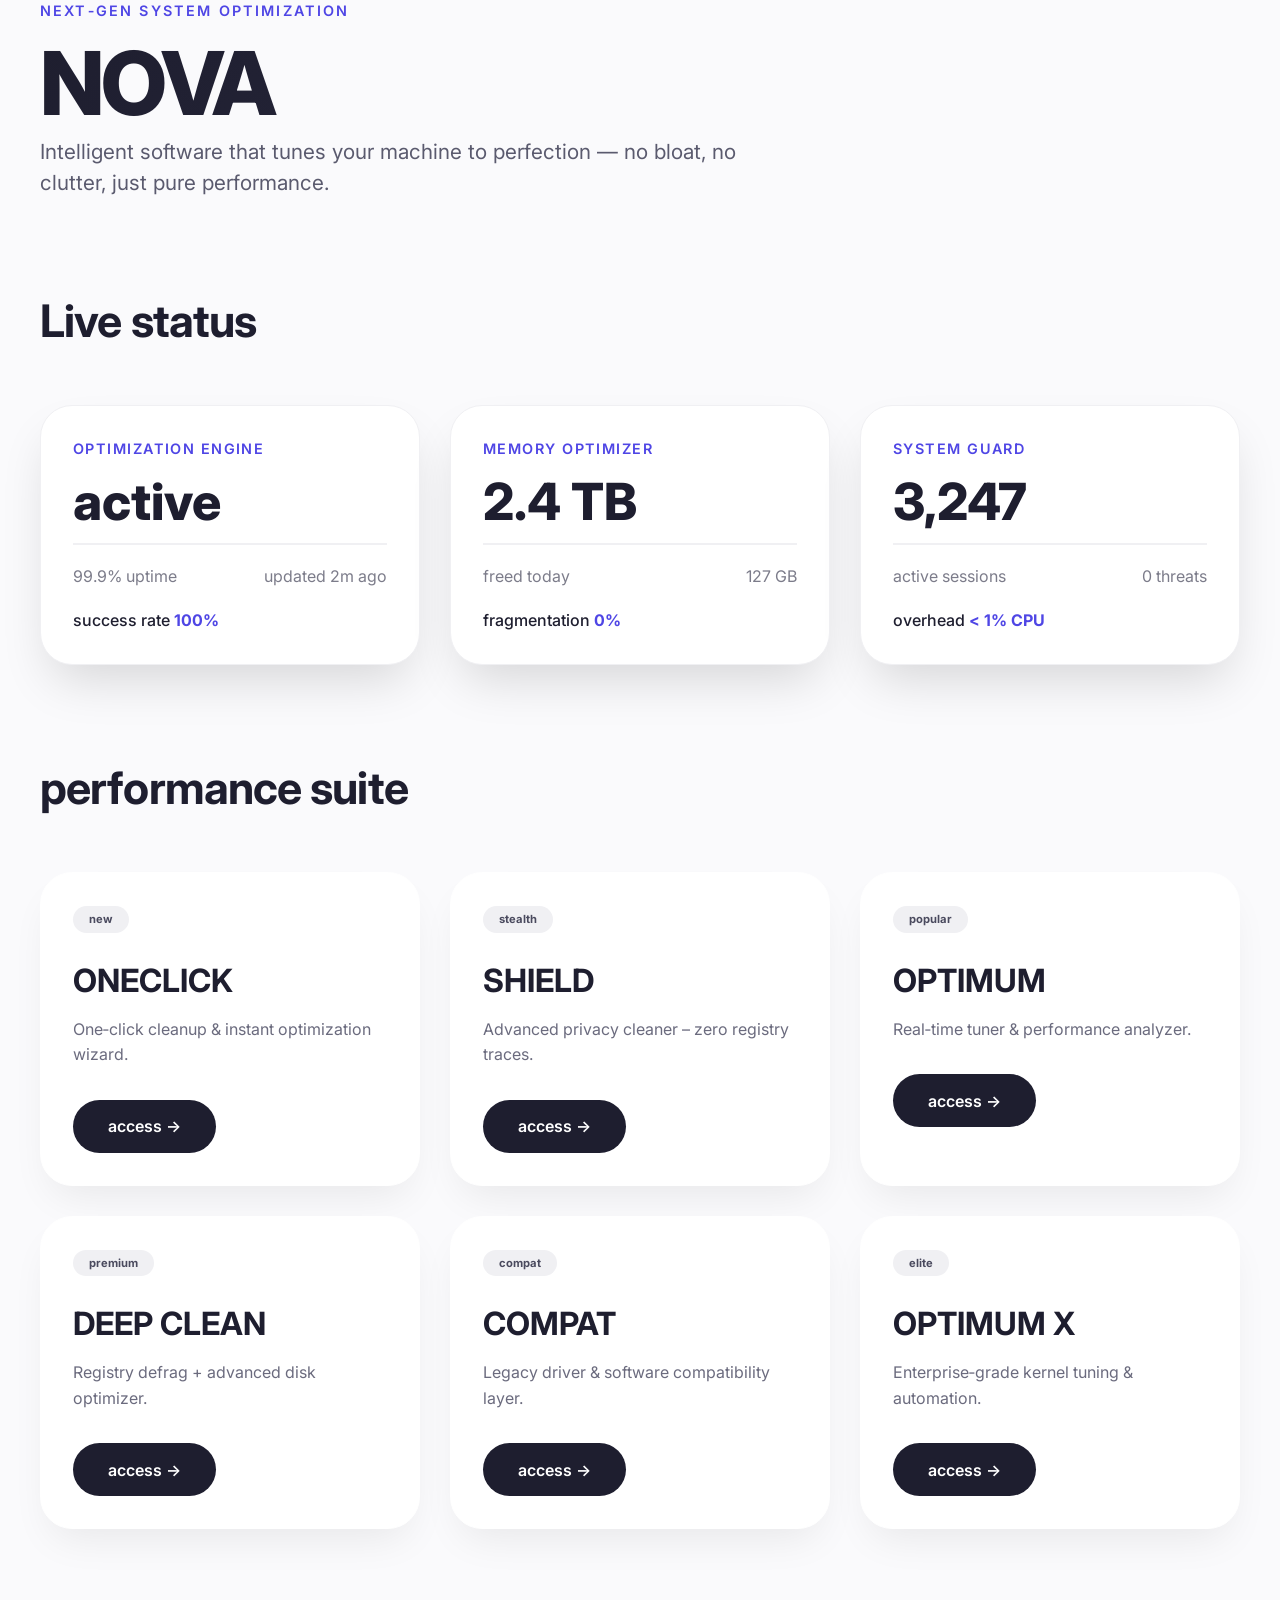
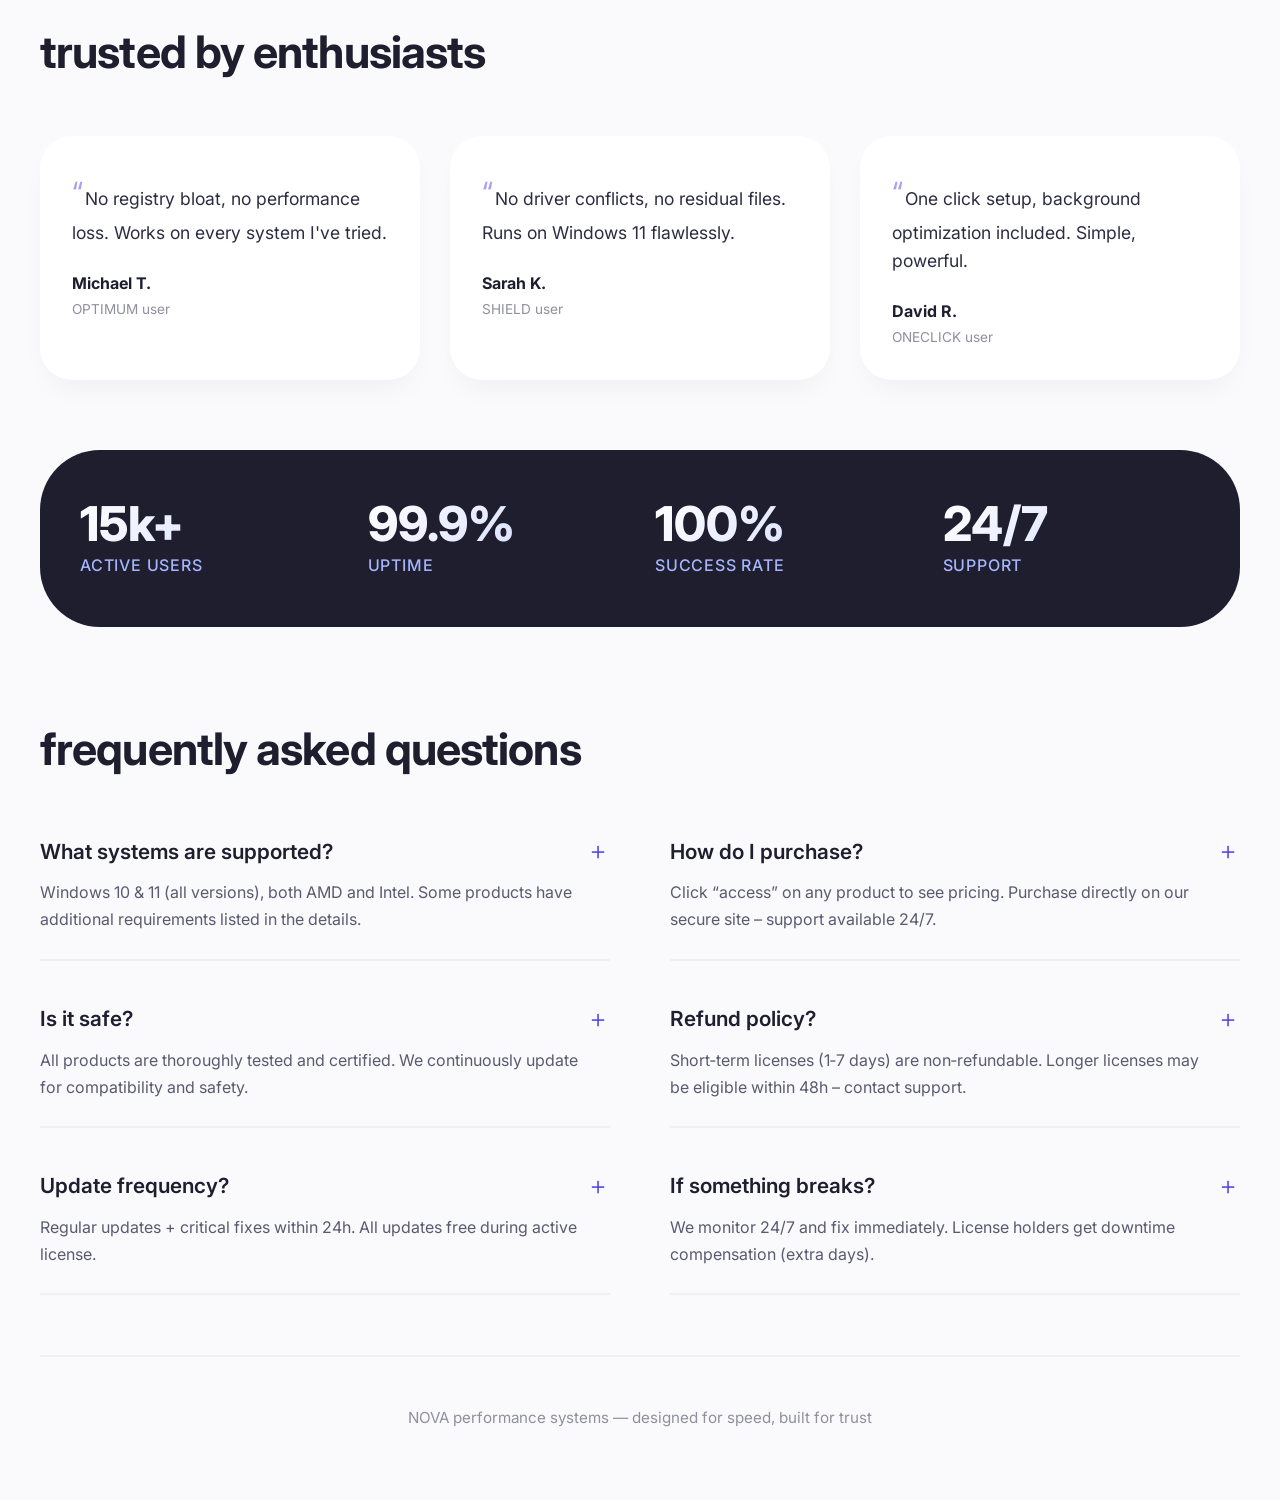
<file: New Text Document (2).html>
<!DOCTYPE html>
<html lang="en">
<head>
    <meta charset="UTF-8">
    <meta name="viewport" content="width=device-width, initial-scale=1.0">
    <title>NOVA — next‑gen system optimization</title>
    <!-- Modern fonts & minimal CSS framework (just the essentials) -->
    <link rel="preconnect" href="https://fonts.googleapis.com">
    <link rel="preconnect" href="https://fonts.gstatic.com" crossorigin>
    <link href="https://fonts.googleapis.com/css2?family=Inter:opsz,wght@14..32,400;14..32,500;14..32,600;14..32,700;14..32,800&display=swap" rel="stylesheet">
    <style>
        /* ---------- RESET & MODERN VARIABLES ---------- */
        * {
            margin: 0;
            padding: 0;
            box-sizing: border-box;
        }

        body {
            background-color: #fafafc;
            font-family: 'Inter', system-ui, -apple-system, sans-serif;
            color: #1e1e2f;
            line-height: 1.5;
            -webkit-font-smoothing: antialiased;
        }

        .container {
            max-width: 1300px;
            margin: 0 auto;
            padding: 0 40px;
        }

        /* ---------- TYPOGRAPHY WITH ATTITUDE ---------- */
        h1 {
            font-size: 5.5rem;
            font-weight: 800;
            letter-spacing: -0.03em;
            line-height: 1;
            background: linear-gradient(135deg, #1e1e2f 0%, #2d2d44 100%);
            -webkit-background-clip: text;
            -webkit-text-fill-color: transparent;
            background-clip: text;
            margin: 0.2em 0 0.1em;
        }

        h2 {
            font-size: 2.8rem;
            font-weight: 700;
            letter-spacing: -0.02em;
            color: #1e1e2f;
            margin: 2em 0 0.5em;
        }

        .eyebrow {
            font-size: 0.9rem;
            font-weight: 600;
            text-transform: uppercase;
            letter-spacing: 0.15em;
            color: #4f46e5;
            margin-bottom: 0.5rem;
        }

        .lead {
            font-size: 1.3rem;
            color: #5a5a6e;
            max-width: 700px;
            margin-bottom: 3rem;
        }

        /* ---------- MODERN CARD & LAYOUT COMPONENTS ---------- */
        .status-grid {
            display: grid;
            grid-template-columns: repeat(3, 1fr);
            gap: 30px;
            margin: 50px 0;
        }

        .status-card {
            background: #ffffff;
            border-radius: 32px;
            padding: 32px;
            box-shadow: 0 25px 50px -12px rgba(0, 0, 0, 0.15);
            transition: transform 0.25s ease, box-shadow 0.25s ease;
            border: 1px solid #f0f0f3;
        }

        .status-card:hover {
            transform: translateY(-8px);
            box-shadow: 0 35px 60px -15px rgba(79, 70, 229, 0.2);
        }

        .status-label {
            font-size: 0.9rem;
            font-weight: 600;
            text-transform: uppercase;
            letter-spacing: 0.1em;
            color: #4f46e5;
            margin-bottom: 1rem;
        }

        .status-value {
            font-size: 3.2rem;
            font-weight: 800;
            line-height: 1;
            color: #1e1e2f;
            margin-bottom: 1rem;
        }

        .status-meta {
            font-size: 1rem;
            color: #7c7c8a;
            border-top: 2px solid #f0f0f3;
            padding-top: 1.2rem;
            display: flex;
            justify-content: space-between;
        }

        .badge {
            display: inline-block;
            background: #e0e7ff;
            color: #4f46e5;
            font-size: 0.75rem;
            font-weight: 700;
            padding: 0.35rem 1rem;
            border-radius: 30px;
            letter-spacing: 0.03em;
            text-transform: uppercase;
        }

        .badge-popular {
            background: #1e1e2f;
            color: #ffffff;
        }

        /* product grid – clean & airy */
        .product-grid {
            display: grid;
            grid-template-columns: repeat(3, 1fr);
            gap: 30px;
            margin: 50px 0;
        }

        .product-card {
            background: #ffffff;
            border-radius: 32px;
            padding: 32px;
            box-shadow: 0 20px 40px -12px rgba(0, 0, 0, 0.08);
            transition: all 0.2s;
            border: 1px solid #ffffff;
        }

        .product-card:hover {
            border-color: #4f46e5;
            box-shadow: 0 30px 60px -15px rgba(79, 70, 229, 0.25);
        }

        .product-badge {
            display: inline-block;
            font-size: 0.7rem;
            font-weight: 700;
            padding: 0.3rem 1rem;
            border-radius: 30px;
            background: #f0f0f3;
            color: #4a4a5e;
            margin-bottom: 1.5rem;
        }

        .product-card h3 {
            font-size: 2rem;
            font-weight: 700;
            margin-bottom: 0.75rem;
            color: #1e1e2f;
        }

        .product-desc {
            color: #6b6b7e;
            margin-bottom: 2rem;
            line-height: 1.6;
        }

        .btn-access {
            display: inline-flex;
            align-items: center;
            background: #1e1e2f;
            color: #ffffff;
            font-weight: 600;
            padding: 0.9rem 2.2rem;
            border-radius: 60px;
            text-decoration: none;
            transition: background 0.2s, transform 0.1s;
            border: none;
            cursor: pointer;
            font-size: 1rem;
        }

        .btn-access:hover {
            background: #4f46e5;
            transform: scale(1.02);
        }

        /* review cards – subtle & elegant */
        .reviews-grid {
            display: grid;
            grid-template-columns: repeat(3, 1fr);
            gap: 30px;
            margin: 50px 0;
        }

        .review-card {
            background: #ffffff;
            border-radius: 32px;
            padding: 32px;
            box-shadow: 0 15px 30px -10px rgba(0, 0, 0, 0.05);
        }

        .review-text {
            font-size: 1.1rem;
            color: #2d2d42;
            margin-bottom: 1.5rem;
            line-height: 1.6;
            font-style: normal;
            quotes: "“" "”";
        }

        .review-text::before {
            content: "“";
            font-size: 2rem;
            color: #4f46e5;
            opacity: 0.5;
            margin-right: 2px;
        }

        .review-author {
            font-weight: 700;
            color: #1e1e2f;
        }

        .review-product {
            font-size: 0.85rem;
            color: #8f8f9e;
            margin-top: 4px;
        }

        /* stats banner – large numbers, minimal */
        .stats-banner {
            display: grid;
            grid-template-columns: repeat(4, 1fr);
            gap: 30px;
            background: #1e1e2f;
            border-radius: 60px;
            padding: 50px 40px;
            margin: 70px 0;
            color: #ffffff;
        }

        .stat-item {
            font-size: 3rem;
            font-weight: 800;
            line-height: 1;
            margin-bottom: 0.3rem;
            background: linear-gradient(135deg, #ffffff 0%, #c7d2fe 100%);
            -webkit-background-clip: text;
            -webkit-text-fill-color: transparent;
            background-clip: text;
        }

        .stat-label {
            font-size: 1rem;
            font-weight: 500;
            color: #a5b4fc;
            text-transform: uppercase;
            letter-spacing: 0.05em;
        }

        /* faq – clean & modern */
        .faq-grid {
            display: grid;
            grid-template-columns: repeat(2, 1fr);
            gap: 40px 60px;
            margin: 50px 0;
        }

        .faq-item {
            border-bottom: 2px solid #f0f0f3;
            padding-bottom: 25px;
        }

        .faq-question {
            font-size: 1.3rem;
            font-weight: 600;
            color: #1e1e2f;
            margin-bottom: 10px;
            cursor: pointer;
            display: flex;
            justify-content: space-between;
            align-items: center;
        }

        .faq-question::after {
            content: "＋";
            font-size: 1.5rem;
            font-weight: 300;
            color: #4f46e5;
        }

        .faq-answer {
            color: #5a5a70;
            line-height: 1.7;
            padding-right: 20px;
        }

        /* footer – minimal */
        footer {
            text-align: center;
            padding: 50px 0 70px;
            color: #8f8f9e;
            border-top: 2px solid #f0f0f3;
            margin-top: 60px;
            font-size: 0.95rem;
        }

        /* responsiveness */
        @media (max-width: 1000px) {
            .status-grid, .product-grid, .reviews-grid, .stats-banner {
                grid-template-columns: repeat(2, 1fr);
            }
            h1 { font-size: 4rem; }
        }

        @media (max-width: 700px) {
            .status-grid, .product-grid, .reviews-grid, .stats-banner, .faq-grid {
                grid-template-columns: 1fr;
            }
            .container { padding: 0 20px; }
        }
    </style>
</head>
<body>
    <div class="container">

        <!-- EYEBROW + TITLE – crisp & confident -->
        <div class="eyebrow">next‑gen system optimization</div>
        <h1>NOVA</h1>
        <div class="lead">Intelligent software that tunes your machine to perfection — no bloat, no clutter, just pure performance.</div>

        <!-- SYSTEM STATUS – live metrics (attractive & trustworthy) -->
        <h2>Live status</h2>
        <div class="status-grid">
            <div class="status-card">
                <div class="status-label">optimization engine</div>
                <div class="status-value">active</div>
                <div class="status-meta"><span>99.9% uptime</span> <span>updated 2m ago</span></div>
                <div style="margin-top: 20px; font-weight: 500;">success rate <strong style="color:#4f46e5;">100%</strong></div>
            </div>
            <div class="status-card">
                <div class="status-label">memory optimizer</div>
                <div class="status-value">2.4 TB</div>
                <div class="status-meta"><span>freed today</span> <span>127 GB</span></div>
                <div style="margin-top: 20px; font-weight: 500;">fragmentation <strong style="color:#4f46e5;">0%</strong></div>
            </div>
            <div class="status-card">
                <div class="status-label">system guard</div>
                <div class="status-value">3,247</div>
                <div class="status-meta"><span>active sessions</span> <span>0 threats</span></div>
                <div style="margin-top: 20px; font-weight: 500;">overhead <strong style="color:#4f46e5;">< 1% CPU</strong></div>
            </div>
        </div>

        <!-- PERFORMANCE SUITE – premium product grid (no 90's vibes) -->
        <h2>performance suite</h2>
        <div class="product-grid">
            <div class="product-card">
                <span class="product-badge">new</span>
                <h3>ONECLICK</h3>
                <div class="product-desc">One‑click cleanup & instant optimization wizard.</div>
                <a href="#" class="btn-access">access →</a>
            </div>
            <div class="product-card">
                <span class="product-badge">stealth</span>
                <h3>SHIELD</h3>
                <div class="product-desc">Advanced privacy cleaner – zero registry traces.</div>
                <a href="#" class="btn-access">access →</a>
            </div>
            <div class="product-card">
                <span class="product-badge popular">popular</span>
                <h3>OPTIMUM</h3>
                <div class="product-desc">Real‑time tuner & performance analyzer.</div>
                <a href="#" class="btn-access">access →</a>
            </div>
            <div class="product-card">
                <span class="product-badge">premium</span>
                <h3>DEEP CLEAN</h3>
                <div class="product-desc">Registry defrag + advanced disk optimizer.</div>
                <a href="#" class="btn-access">access →</a>
            </div>
            <div class="product-card">
                <span class="product-badge">compat</span>
                <h3>COMPAT</h3>
                <div class="product-desc">Legacy driver & software compatibility layer.</div>
                <a href="#" class="btn-access">access →</a>
            </div>
            <div class="product-card">
                <span class="product-badge">elite</span>
                <h3>OPTIMUM X</h3>
                <div class="product-desc">Enterprise‑grade kernel tuning & automation.</div>
                <a href="#" class="btn-access">access →</a>
            </div>
        </div>

        <!-- TESTIMONIALS – social proof (short, punchy, authentic) -->
        <h2>trusted by enthusiasts</h2>
        <div class="reviews-grid">
            <div class="review-card">
                <div class="review-text">No registry bloat, no performance loss. Works on every system I've tried.</div>
                <div class="review-author">Michael T.</div>
                <div class="review-product">OPTIMUM user</div>
            </div>
            <div class="review-card">
                <div class="review-text">No driver conflicts, no residual files. Runs on Windows 11 flawlessly.</div>
                <div class="review-author">Sarah K.</div>
                <div class="review-product">SHIELD user</div>
            </div>
            <div class="review-card">
                <div class="review-text">One click setup, background optimization included. Simple, powerful.</div>
                <div class="review-author">David R.</div>
                <div class="review-product">ONECLICK user</div>
            </div>
        </div>

        <!-- METRICS BANNER – big numbers = big trust -->
        <div class="stats-banner">
            <div><div class="stat-item">15k+</div><div class="stat-label">active users</div></div>
            <div><div class="stat-item">99.9%</div><div class="stat-label">uptime</div></div>
            <div><div class="stat-item">100%</div><div class="stat-label">success rate</div></div>
            <div><div class="stat-item">24/7</div><div class="stat-label">support</div></div>
        </div>

        <!-- FAQ – clean two‑column layout (modern & readable) -->
        <h2>frequently asked questions</h2>
        <div class="faq-grid">
            <div class="faq-item">
                <div class="faq-question">What systems are supported?</div>
                <div class="faq-answer">Windows 10 & 11 (all versions), both AMD and Intel. Some products have additional requirements listed in the details.</div>
            </div>
            <div class="faq-item">
                <div class="faq-question">How do I purchase?</div>
                <div class="faq-answer">Click “access” on any product to see pricing. Purchase directly on our secure site – support available 24/7.</div>
            </div>
            <div class="faq-item">
                <div class="faq-question">Is it safe?</div>
                <div class="faq-answer">All products are thoroughly tested and certified. We continuously update for compatibility and safety.</div>
            </div>
            <div class="faq-item">
                <div class="faq-question">Refund policy?</div>
                <div class="faq-answer">Short‑term licenses (1‑7 days) are non‑refundable. Longer licenses may be eligible within 48h – contact support.</div>
            </div>
            <div class="faq-item">
                <div class="faq-question">Update frequency?</div>
                <div class="faq-answer">Regular updates + critical fixes within 24h. All updates free during active license.</div>
            </div>
            <div class="faq-item">
                <div class="faq-question">If something breaks?</div>
                <div class="faq-answer">We monitor 24/7 and fix immediately. License holders get downtime compensation (extra days).</div>
            </div>
        </div>

        <!-- FOOTER – clean finish -->
        <footer>
            NOVA performance systems — designed for speed, built for trust
        </footer>

    </div> <!-- container -->
</body>
</html>
</file>
